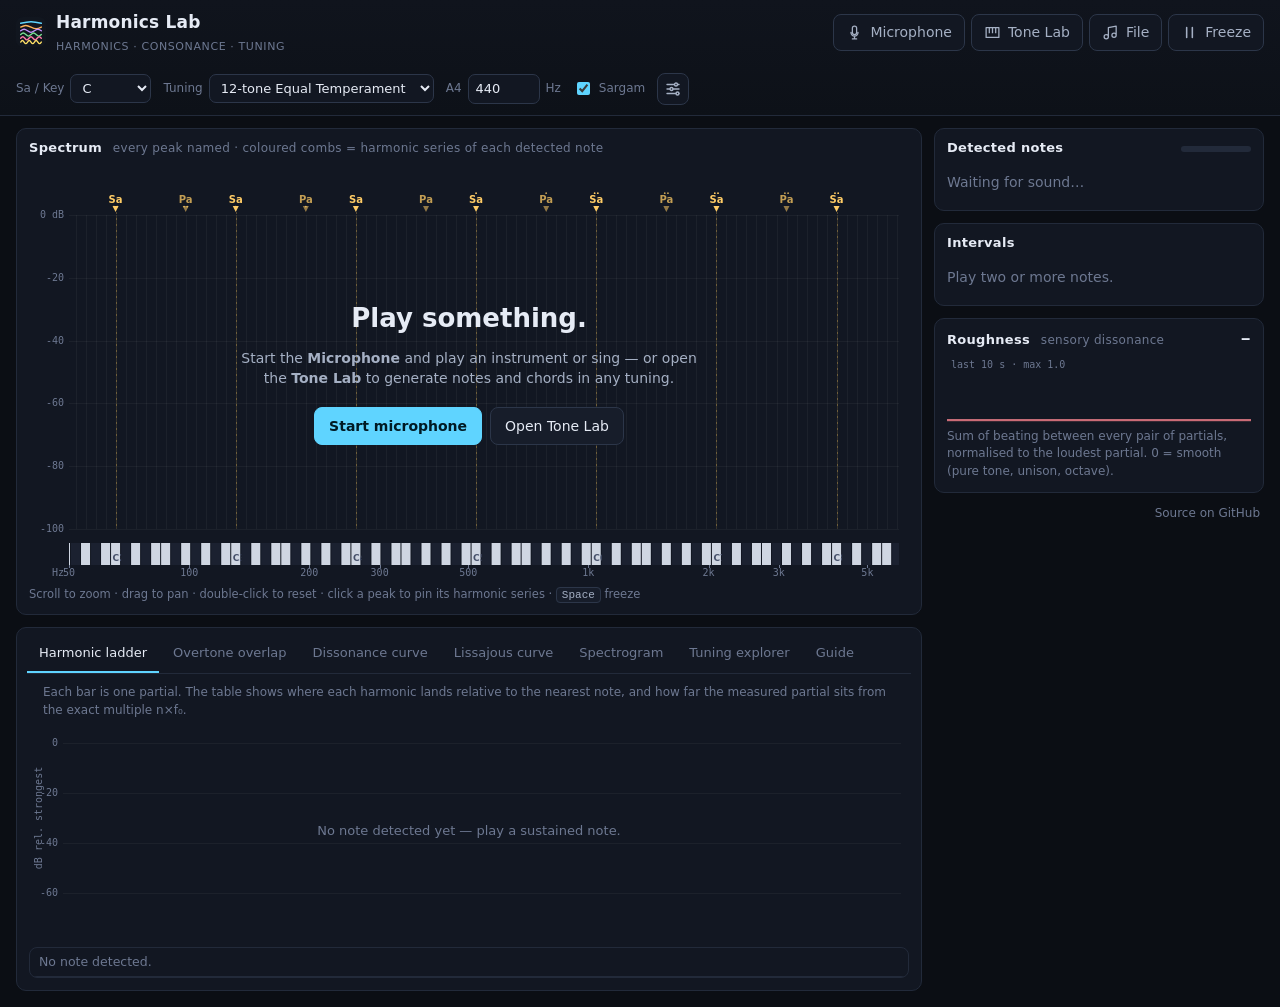
<file: index.html>
<!doctype html>
<html lang="en">
<head>
  <meta charset="utf-8">
  <meta name="viewport" content="width=device-width, initial-scale=1">
  <title>Harmonics Lab</title>
  <meta name="description" content="See the harmonic series, consonance and dissonance of any sound in real time.">
  <link rel="icon" type="image/svg+xml" href="img/icons/icon.svg">
  <meta name="theme-color" content="#0b0e14">
  <link rel="canonical" href="https://abpaudel.com/harmonics-lab/">
  <meta property="og:type" content="website">
  <meta property="og:site_name" content="Harmonics Lab">
  <meta property="og:title" content="Harmonics Lab">
  <meta property="og:description" content="See the harmonic series, consonance and dissonance of any sound in real time.">
  <meta property="og:url" content="https://abpaudel.com/harmonics-lab/">
  <meta property="og:image" content="https://abpaudel.com/harmonics-lab/img/card.png">
  <meta property="og:image:width" content="1200">
  <meta property="og:image:height" content="630">
  <meta property="og:image:alt" content="Harmonics Lab logo: a fundamental wave and its harmonics 2 to 6 stacked in six colours, beside the app name.">
  <meta name="twitter:card" content="summary_large_image">
  <meta name="twitter:title" content="Harmonics Lab">
  <meta name="twitter:description" content="See the harmonic series, consonance and dissonance of any sound in real time.">
  <meta name="twitter:image" content="https://abpaudel.com/harmonics-lab/img/card.png">
  <link rel="stylesheet" href="css/style.css">
</head>
<body>
  <header class="topbar">
    <div class="brand">
      <img src="img/icons/icon.svg" alt="" width="30" height="30">
      <div><h1>Harmonics Lab</h1><span class="tag">harmonics · consonance · tuning</span></div>
    </div>

    <div class="sources" role="group" aria-label="Sound sources">
      <button id="btnMic" class="src-btn" aria-pressed="false" title="Analyse the microphone (M)">
        <svg viewBox="0 0 24 24"><path d="M12 15a3 3 0 0 0 3-3V6a3 3 0 0 0-6 0v6a3 3 0 0 0 3 3Zm5-3a5 5 0 0 1-10 0M12 17v4m-3 0h6" fill="none" stroke="currentColor" stroke-width="1.8" stroke-linecap="round"/></svg>
        <span>Microphone</span>
      </button>
      <button id="btnTone" class="src-btn" aria-pressed="false" title="Built-in tone generator: play notes &amp; chords in any tuning (T)">
        <svg viewBox="0 0 24 24"><path d="M3 5h18v14H3zM7.5 5v8M12 5v8M16.5 5v8" fill="none" stroke="currentColor" stroke-width="1.8" stroke-linejoin="round"/></svg>
        <span>Tone Lab</span>
      </button>
      <label class="src-btn" title="Analyse an audio file (loops)">
        <svg viewBox="0 0 24 24"><path d="M9 18V5l11-2v13M9 18a3 3 0 1 1-3-3 3 3 0 0 1 3 3Zm11-2a3 3 0 1 1-3-3 3 3 0 0 1 3 3Z" fill="none" stroke="currentColor" stroke-width="1.8" stroke-linejoin="round"/></svg>
        <span id="fileLabel">File</span>
        <input id="fileInput" type="file" accept="audio/*" hidden>
      </label>
      <button id="btnFreeze" class="src-btn" aria-pressed="false" title="Freeze the display to inspect it; also pauses a playing file (Space)">
        <svg viewBox="0 0 24 24"><path d="M8 5v14M16 5v14" fill="none" stroke="currentColor" stroke-width="2.2" stroke-linecap="round"/></svg>
        <span>Freeze</span>
      </button>
    </div>

    <div class="tonal">
      <label>Sa / Key
        <select id="selKey"></select>
      </label>
      <label>Tuning
        <select id="selTuning"></select>
      </label>
      <label>A4
        <input id="inpA4" type="number" min="400" max="480" step="0.1" value="440"><span class="unit">Hz</span>
      </label>
      <label class="check"><input id="chkSargam" type="checkbox" checked> Sargam</label>
      <button id="btnSettings" class="icon-btn" title="Analysis &amp; display settings" aria-expanded="false">
        <svg viewBox="0 0 24 24"><path d="M4 6h10m4 0h2M4 12h4m4 0h8M4 18h12m4 0h0" stroke="currentColor" stroke-width="1.8" stroke-linecap="round"/><circle cx="16" cy="6" r="2" fill="none" stroke="currentColor" stroke-width="1.8"/><circle cx="10" cy="12" r="2" fill="none" stroke="currentColor" stroke-width="1.8"/><circle cx="18" cy="18" r="2" fill="none" stroke="currentColor" stroke-width="1.8"/></svg>
      </button>
    </div>
  </header>

  <!-- Settings drawer -->
  <aside id="settings" class="drawer" hidden>
    <div class="drawer-head"><h2>Settings</h2><button class="icon-btn" data-close="settings" title="Close">✕</button></div>
    <div class="drawer-body">
      <fieldset>
        <legend>Analysis</legend>
        <label>FFT size
          <select id="setFFT">
            <option value="8192">8192 — fast (≈0.17 s)</option>
            <option value="16384" selected>16384 — balanced (≈0.34 s)</option>
            <option value="32768">32768 — fine detail (≈0.68 s)</option>
          </select>
        </label>
        <p class="hint" id="resHint"></p>
        <label>Window
          <select id="setWindow">
            <option value="hann">Hann — sharper peaks</option>
            <option value="blackmanHarris">Blackman-Harris — cleaner floor (−92 dB side-lobes)</option>
          </select>
        </label>
        <label>Peak threshold above noise floor <output id="outThresh">15 dB</output>
          <input id="setThresh" type="range" min="6" max="40" step="1" value="15">
        </label>
        <label>Dynamic range <output id="outRange">60 dB</output>
          <input id="setRange" type="range" min="30" max="90" step="5" value="60">
        </label>
        <label>Input gate (silence below) <output id="outGate">−70 dBFS</output>
          <input id="setGate" type="range" min="-100" max="-30" step="1" value="-70">
        </label>
        <label class="check"><input id="setPoly" type="checkbox" checked> Detect multiple notes (chords)</label>
        <label>Max notes <output id="outVoices">4</output>
          <input id="setVoices" type="range" min="1" max="6" step="1" value="4">
        </label>
        <label>Lowest fundamental
          <select id="setMinF0">
            <option value="30">30 Hz (B0)</option><option value="50" selected>50 Hz (G1)</option><option value="70">70 Hz (C♯2)</option><option value="100">100 Hz (G2)</option>
          </select>
        </label>
        <label>Display smoothing <output id="outSmooth">0.5</output>
          <input id="setSmooth" type="range" min="0" max="0.95" step="0.05" value="0.5">
        </label>
      </fieldset>
      <fieldset>
        <legend>Display</legend>
        <label>Frequency range
          <span class="row"><input id="setFMin" type="number" value="50" min="20" max="2000"> – <input id="setFMax" type="number" value="6000" min="200" max="20000"> Hz</span>
        </label>
        <label>Level floor <output id="outDbMin">−100 dB</output>
          <input id="setDbMin" type="range" min="-130" max="-50" step="5" value="-100">
        </label>
        <label>Harmonics to show per note <output id="outHarm">16</output>
          <input id="setHarm" type="range" min="4" max="32" step="1" value="16">
        </label>
        <label>Note spelling
          <select id="setSpell"><option value="sharps">Sharps (C♯)</option><option value="flats">Flats (D♭)</option></select>
        </label>
        <label>Sargam script
          <select id="setScript"><option value="latin">Latin (Sa Re Ga)</option><option value="deva">Devanagari (सा रे ग)</option></select>
        </label>
        <label>Sa fine-tune <output id="outSaFine">0 ¢</output>
          <input id="setSaFine" type="range" min="-50" max="50" step="1" value="0">
        </label>
        <label class="check"><input id="setRoughStrip" type="checkbox" checked> Show roughness band under spectrum</label>
        <label class="check"><input id="setTunedTicks" type="checkbox" checked> Show tuning-degree ticks on spectrum</label>
      </fieldset>
      <fieldset>
        <legend>Microphone</legend>
        <label>Input device <select id="setDevice"><option value="">Default</option></select></label>
        <p class="hint" id="micInfo">Echo cancellation, noise suppression and automatic gain are requested <b>off</b> — they would distort the overtones.</p>
      </fieldset>
      <button id="btnReset" class="ghost">Reset all settings</button>
    </div>
  </aside>

  <main class="layout">
    <section class="stage">
      <div class="panel spectrum-panel">
        <div class="panel-head">
          <h2>Spectrum <span class="sub">every peak named · coloured combs = harmonic series of each detected note</span></h2>
          <div class="legend" id="spectrumLegend"></div>
        </div>
        <div class="canvas-wrap" id="spectrumWrap">
          <canvas id="cvSpectrum" aria-label="Live frequency spectrum"></canvas>
          <div class="empty-state" id="emptyState">
            <p class="big">Play something.</p>
            <p>Start the <b>Microphone</b> and play an instrument or sing — or open the <b>Tone Lab</b> to generate notes and chords in any tuning.</p>
            <div class="empty-actions">
              <button class="primary" data-action="mic">Start microphone</button>
              <button data-action="tone">Open Tone Lab</button>
            </div>
          </div>
          <div class="tooltip" id="tooltip" hidden></div>
        </div>
        <p class="canvas-hint">Scroll to zoom · drag to pan · double-click to reset · click a peak to pin its harmonic series · <kbd>Space</kbd> freeze</p>
      </div>

      <div class="panel tabs-panel">
        <nav class="tabs" role="tablist">
          <button role="tab" data-tab="ladder" aria-selected="true">Harmonic ladder</button>
          <button role="tab" data-tab="overlap">Overtone overlap</button>
          <button role="tab" data-tab="dissonance">Dissonance curve</button>
          <button role="tab" data-tab="lissajous">Lissajous curve</button>
          <button role="tab" data-tab="spectrogram">Spectrogram</button>
          <button role="tab" data-tab="tuning">Tuning explorer</button>
          <button role="tab" data-tab="guide">Guide</button>
        </nav>

        <div class="tab" data-tab="ladder">
          <div class="tab-toolbar">
            <span class="voice-pick" id="ladderVoices"></span>
            <span class="tab-explain">Each bar is one partial. The table shows where each harmonic lands relative to the nearest note, and how far the measured partial sits from the exact multiple n×f₀.</span>
          </div>
          <div class="ladder-grid">
            <div class="canvas-wrap short"><canvas id="cvLadder"></canvas></div>
            <div class="table-wrap"><table class="data" id="ladderTable"></table></div>
          </div>
        </div>

        <div class="tab" data-tab="overlap" hidden>
          <div class="tab-toolbar">
            <span class="tab-explain"><b class="ok">Green bars</b>: partials of different notes that coincide (they fuse — consonance). <b class="bad">Red bands</b>: partials close enough to beat (roughness — dissonance); the label shows the beat rate.</span>
          </div>
          <div class="canvas-wrap tall"><canvas id="cvOverlap"></canvas></div>
        </div>

        <div class="tab" data-tab="dissonance" hidden>
          <div class="tab-toolbar">
            <label>Timbre
              <select id="dissonanceTimbre">
                <option value="live">Live: strongest detected note</option>
                <option value="saw">Bright string (1/n, 8 partials)</option>
                <option value="square">Clarinet (odd partials)</option>
                <option value="sine">Sine (no overtones)</option>
                <option value="stretched">Stretched partials (B = 0.003)</option>
              </select>
            </label>
            <label>Span <select id="dissonanceSpan"><option value="2.05">1 octave</option><option value="4.1">2 octaves</option></select></label>
            <span class="tab-explain">Total roughness when this timbre sounds with a copy of itself at every interval (Plomp–Levelt / Sethares). Valleys are the consonances — they appear wherever partials coincide.</span>
          </div>
          <div class="canvas-wrap tall"><canvas id="cvDissonance"></canvas></div>
        </div>

        <div class="tab" data-tab="lissajous" hidden>
          <div class="tab-toolbar">
            <span class="voice-pick" id="lissVoices" title="Pick the two notes to plot"></span>
            <label>Style
              <select id="lissStyle">
                <option value="scope">Scope (live trace)</option>
                <option value="harmonograph">Harmonograph (decaying)</option>
              </select>
            </label>
            <label>Signal
              <select id="lissSignal">
                <option value="pure">Fundamentals only</option>
                <option value="timbre">With measured overtones</option>
              </select>
            </label>
            <span class="tab-explain">The lower note drives X, the upper note drives Y. A simple ratio such as 3:2 draws a closed figure. A slightly mistuned one turns, once per beat. Try the Fifth in equal temperament, then in Just intonation.</span>
          </div>
          <div class="canvas-wrap tall"><canvas id="cvLissajous" aria-label="Lissajous figure of two detected notes"></canvas></div>
        </div>

        <div class="tab" data-tab="spectrogram" hidden>
          <div class="tab-toolbar"><span class="tab-explain">Time → (right is now). Log-frequency vertical axis with note names. Bright lines are partials; dots trace detected fundamentals.</span></div>
          <div class="canvas-wrap tall"><canvas id="cvSpectrogram"></canvas></div>
        </div>

        <div class="tab" data-tab="tuning" hidden>
          <div class="tab-toolbar">
            <span class="tab-explain">Where each tuning system places the 12 degrees, in cents from Sa. Colour = offset from equal temperament: <b class="cents-neg">blue flat</b> · <b class="ok">green on</b> · <b class="cents-pos">orange sharp</b>. Click any table cell to hear Sa + that degree in that tuning.</span>
          </div>
          <div class="canvas-wrap tuning-strip"><canvas id="cvTuning"></canvas></div>
          <div class="table-wrap"><table class="data tuning-table" id="tuningTable"></table></div>
          <div class="tuning-about" id="tuningAbout"></div>
        </div>

        <div class="tab guide" data-tab="guide" hidden>
          <div class="guide-cols">
            <section>
              <h3>What you are seeing</h3>
              <p>A pitched sound is not one frequency. A string or air column vibrates at its <b>fundamental</b> f₀ and simultaneously at <b>2f₀, 3f₀, 4f₀…</b> — the <b>harmonic series</b>. Their relative strengths are the timbre. The spectrum shows every partial as a peak; the coloured comb above marks the harmonic numbers of each detected note.</p>
              <p>Harmonics 1, 2, 4, 8 are octaves (Sa). 3 and 6 are Pa (a pure fifth, +2.0¢ from equal temperament). 5 is Ga (a pure major third, −13.7¢). 7 is a "natural" komal Ni, −31.2¢ — no piano key matches it. 11 sits almost exactly between Ma and tivra Ma. The <b>Harmonic ladder</b> tab lists all of this for whatever you play.</p>
            </section>
            <section>
              <h3>Consonance, made visible</h3>
              <p>When two notes sound together, their harmonic series interleave. If the frequency ratio is simple — 2:1, 3:2, 4:3, 5:4 — many partials land on <b>exactly</b> the same frequencies and fuse. Partials that land close but not together (within about a critical band) <b>beat</b>, which we hear as roughness.</p>
              <p>Open <b>Overtone overlap</b> and play a fifth: green coincidences everywhere. Play a minor second: red beating bands. In equal temperament the fifth's 3rd/2nd harmonics are 0.9 Hz apart at C4 — a slow beat you can see in the interval card. Switch the Tone Lab to Just intonation and it vanishes.</p>
            </section>
            <section>
              <h3>Tuning systems</h3>
              <p><b>Equal temperament</b> divides the octave into 12 identical steps, so every key works but only the octave is pure. <b>Just intonation</b> takes intervals straight from the harmonic series (5/4, 3/2…) — perfectly beat-free chords, tied to one Sa, exactly like a tanpura-tuned raga. <b>Pythagorean</b> stacks pure fifths. <b>Meantone</b> and <b>Werckmeister</b> are historical compromises.</p>
              <p>Choose a tuning at the top: note labels and cents then refer to that tuning's degrees, ticks on the spectrum show where its notes lie, and the Tone Lab plays in it.</p>
            </section>
            <section>
              <h3>Tips for accurate readings</h3>
              <ul>
                <li>Use a quiet room and keep the mic 20–50 cm from the instrument. Avoid Bluetooth headsets (their codecs low-pass and distort).</li>
                <li>Bigger FFT (Settings) = finer frequency resolution but slower response. 32768 separates partials only 3 Hz apart; 8192 follows fast melodies.</li>
                <li>Pitch is refined from the phase advance between two overlapping frames: steady tones read to better than 0.1¢.</li>
                <li>An octave above a sounding note can't be detected as a separate note: every partial coincides with the lower note's even harmonics. That perfect overlap <i>is</i> why the octave is the most consonant interval.</li>
                <li>Freeze (<kbd>Space</kbd>) and hover the spectrum to read any peak exactly.</li>
              </ul>
            </section>
          </div>
          <p class="refs">Roughness model: Plomp &amp; Levelt (1965), parameterised by W. Sethares, <i>Tuning, Timbre, Spectrum, Scale</i> (2005). Multi-note detection: harmonic summation with iterative explanation (after A. Klapuri, 2006). Validation suite: <a href="tests/tests.html">tests/tests.html</a>.</p>
        </div>
      </div>
    </section>

    <aside class="side">
      <div class="panel notes-panel">
        <div class="panel-head"><h2>Detected notes</h2><span class="level" id="levelMeter" title="Input level"><i></i></span></div>
        <div id="noteCards" class="note-cards"><p class="muted">Waiting for sound…</p></div>
      </div>
      <div class="panel">
        <div class="panel-head"><h2>Intervals</h2></div>
        <div id="intervalCards" class="interval-cards"><p class="muted">Play two or more notes.</p></div>
      </div>
      <div class="panel">
        <div class="panel-head"><h2>Roughness <span class="sub">sensory dissonance</span></h2><span class="rough-val" id="roughVal">–</span></div>
        <div class="canvas-wrap spark"><canvas id="cvRough"></canvas></div>
        <p class="hint">Sum of beating between every pair of partials, normalised to the loudest partial. 0 = smooth (pure tone, unison, octave).</p>
      </div>
      <p class="site-foot">
        <a href="https://github.com/abpaudel/harmonics-lab" target="_blank" rel="noopener">
          Source on GitHub</a>
      </p>
    </aside>
  </main>

  <!-- Tone Lab drawer -->
  <section id="toneLab" class="tonelab" hidden>
    <div class="tonelab-head">
      <h2>Tone Lab</h2>
      <label>Instrument <select id="tlTimbre"></select></label>
      <label>Harmonics <output id="tlHarmOut">12</output><input id="tlHarm" type="range" min="1" max="24" value="12"></label>
      <label>Inharmonicity <output id="tlInhOut">0</output><input id="tlInh" type="range" min="0" max="40" value="0" title="Stretch of upper partials, like stiff piano strings"></label>
      <label title="How hard notes are played: louder is also brighter (hammer, pluck, mallet, breath). mf is the calibrated level.">Dynamics <output id="tlDynOut">mf</output><input id="tlDyn" type="range" min="0" max="5" step="1" value="3"></label>
      <label>Octave <select id="tlOct"><option value="-1">Low (mandra)</option><option value="0" selected>Middle (madhya)</option><option value="1">High (taar)</option></select></label>
      <label class="check" title="Vibrato and natural fluctuation of pitch and partial levels. Turn off for an exactly steady tone."><input id="tlVib" type="checkbox" checked> Vibrato</label>
      <label class="check" title="Keep re-plucking / re-striking latched notes of decaying instruments (piano, guitar, sitar, tanpura…)"><input id="tlRestrike" type="checkbox" checked> Re-strike</label>
      <label class="check"><input id="tlMonitor" type="checkbox" checked> Speakers</label>
      <button id="tlAllOff" class="ghost">All off</button>
      <button id="tlCollapse" class="icon-btn" title="Collapse / expand the keyboard" aria-expanded="true">▾</button>
      <button class="icon-btn" data-close="toneLab" title="Close Tone Lab (notes keep sounding until All off)">✕</button>
    </div>
    <p class="tl-about" id="tlAbout"></p>
    <div class="tonelab-presets" id="tlPresets"></div>
    <div class="keyboard" id="keyboard"></div>
    <p class="hint tl-hint">Click keys to latch notes on/off and build chords. Keys follow the selected <b>tuning</b> and <b>Sa</b>: change the tuning while a chord sounds and watch the beats appear or vanish. Computer keys <kbd>A</kbd>…<kbd>K</kbd> play Sa…taar Sa chromatically.</p>
  </section>

  <div class="toast" id="toast" role="status" hidden></div>

  <script src="js/dsp.js"></script>
  <script src="js/pitch.js"></script>
  <script src="js/music.js"></script>
  <script src="js/dissonance.js"></script>
  <script src="js/analysis.js"></script>
  <script src="js/synth.js"></script>
  <script src="js/audio.js"></script>
  <script src="js/ui.js"></script>
  <script src="js/views/spectrum.js"></script>
  <script src="js/views/ladder.js"></script>
  <script src="js/views/overlap.js"></script>
  <script src="js/views/dissonance.js"></script>
  <script src="js/views/lissajous.js"></script>
  <script src="js/views/spectrogram.js"></script>
  <script src="js/views/tuning.js"></script>
  <script src="js/app.js"></script>
</body>
</html>
</file>
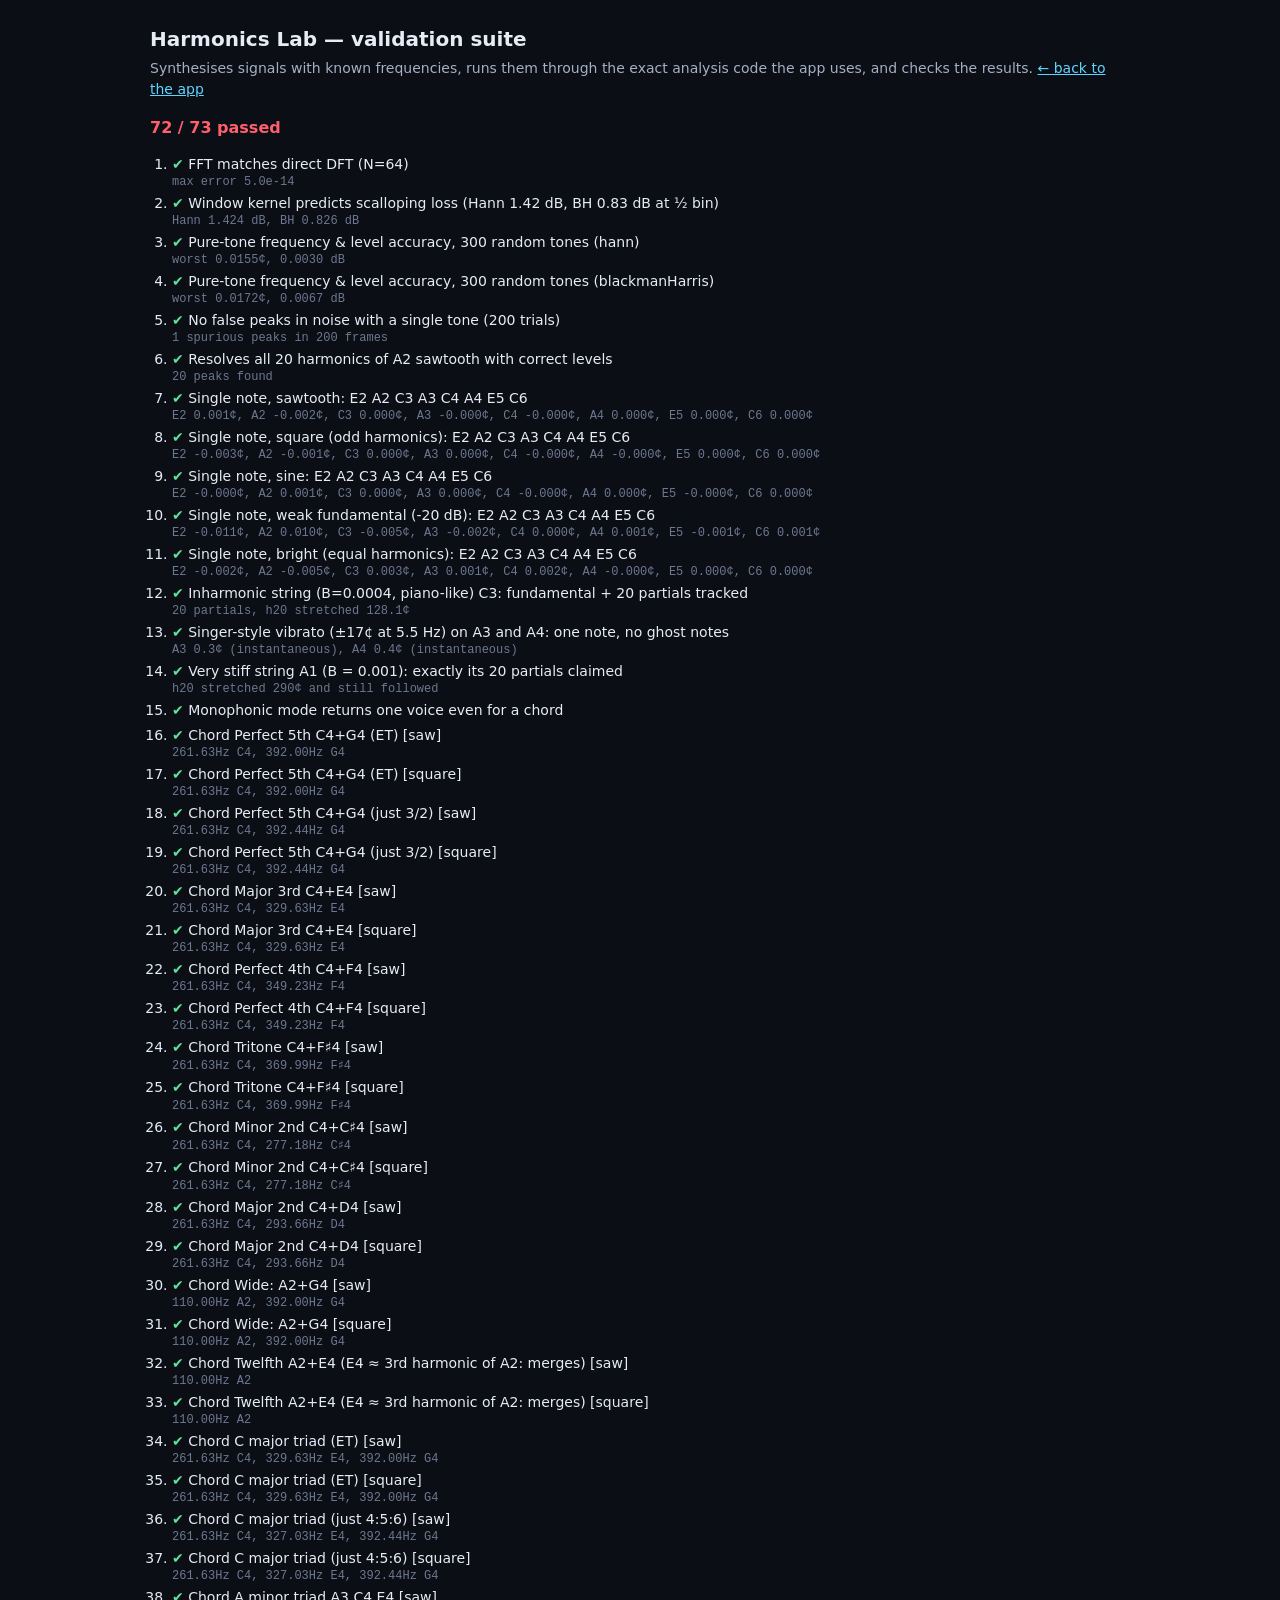
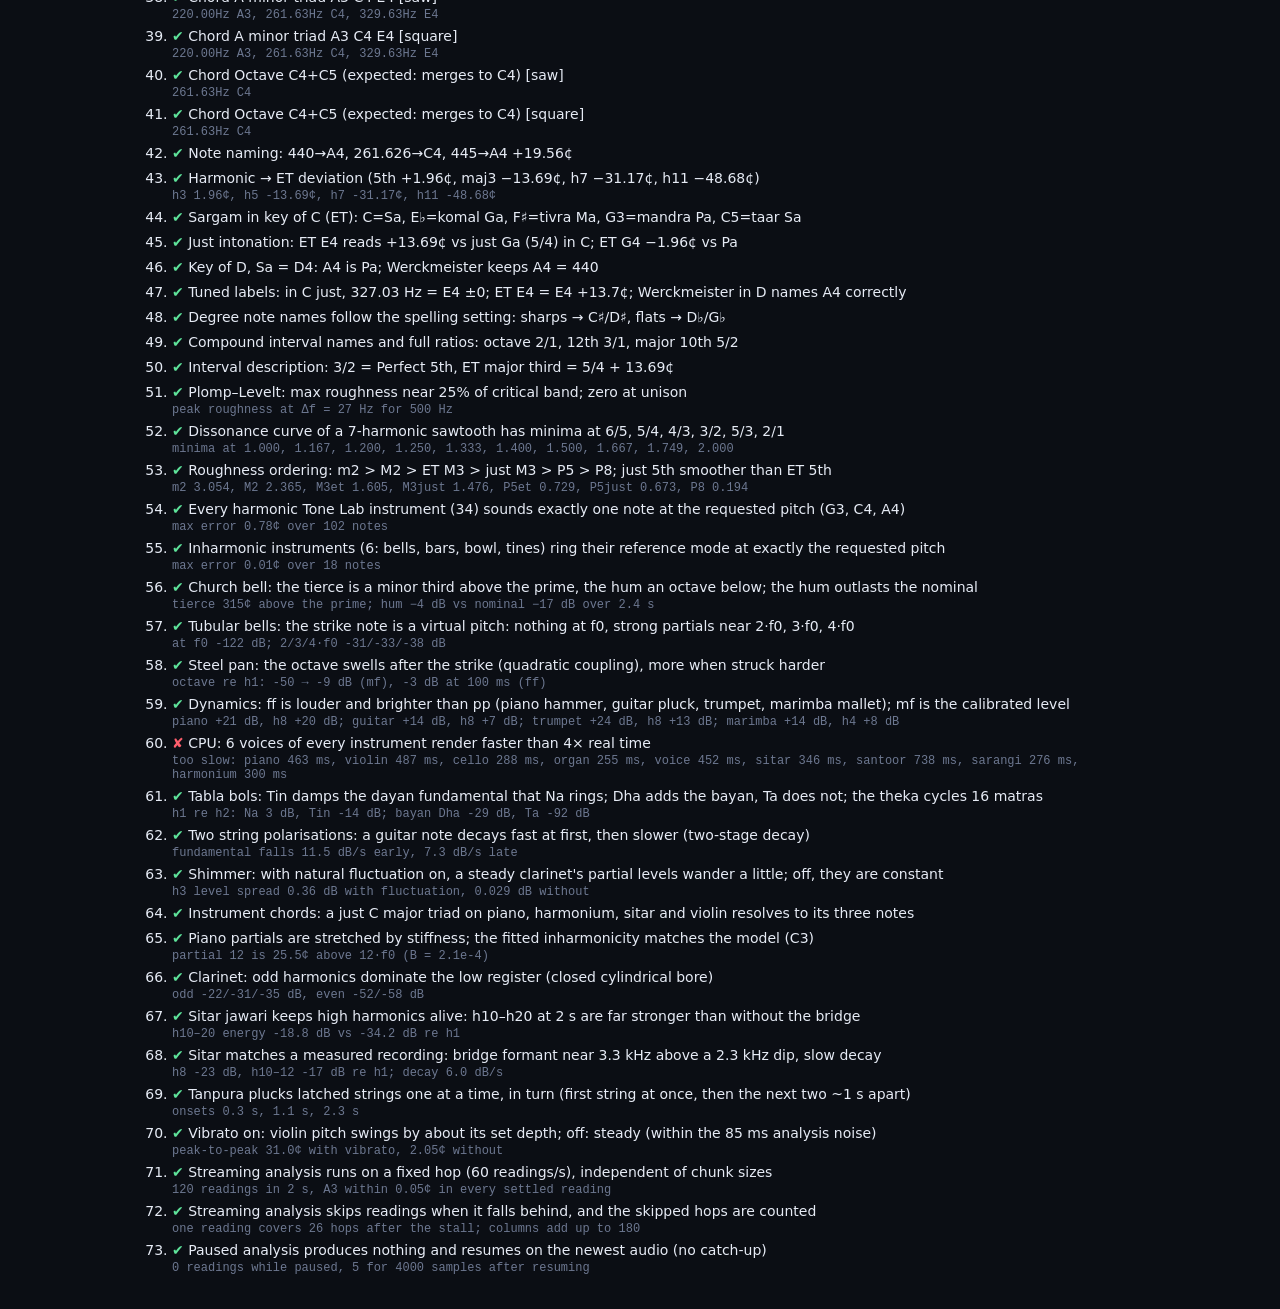
<file: tests/tests.html>
<!doctype html>
<html lang="en">
<head>
  <meta charset="utf-8">
  <meta name="viewport" content="width=device-width, initial-scale=1">
  <title>Harmonics Lab Tests</title>
  <style>
    :root { color-scheme: dark; }
    body { background: #0b0e14; color: #e6ebf5; font: 14px/1.5 system-ui, sans-serif; margin: 0; padding: 24px 16px; }
    main { max-width: 980px; margin: 0 auto; }
    h1 { font-size: 20px; margin: 0 0 4px; }
    p { color: #a5b0c4; margin: 0 0 16px; }
    #summary { font-size: 16px; font-weight: 600; margin: 12px 0; }
    .ok { color: #5ee39a; } .bad { color: #ff5f6d; }
    ol { padding-left: 22px; }
    li { margin: 4px 0; }
    .detail { color: #6d7891; font: 12px ui-monospace, Menlo, monospace; display: block; overflow-wrap: anywhere; }
    a { color: #5fd4ff; }
  </style>
</head>
<body>
  <main>
    <h1>Harmonics Lab — validation suite</h1>
    <p>Synthesises signals with known frequencies, runs them through the exact analysis code the app uses, and checks the results. <a href="../index.html">← back to the app</a></p>
    <div id="summary">Running…</div>
    <ol id="list"></ol>
  </main>
  <script src="../js/dsp.js"></script>
  <script src="../js/pitch.js"></script>
  <script src="../js/music.js"></script>
  <script src="../js/dissonance.js"></script>
  <script src="../js/synth.js"></script>
  <script src="../js/analysis.js"></script>
  <script>
    setTimeout(() => {
      const s = document.createElement('script');
      s.src = 'tests.js';
      s.onload = () => {
        const r = self.TEST_RESULTS || [];
        const passed = r.filter(x => x.ok).length;
        const sum = document.getElementById('summary');
        sum.textContent = `${passed} / ${r.length} passed`;
        sum.className = passed === r.length ? 'ok' : 'bad';
        document.getElementById('list').innerHTML = r.map(x =>
          `<li><span class="${x.ok ? 'ok' : 'bad'}">${x.ok ? '✔' : '✘'}</span> ${x.name.replace(/</g, '&lt;')}<span class="detail">${String(x.detail).replace(/</g, '&lt;')}</span></li>`).join('');
      };
      document.body.appendChild(s);
    }, 30);
  </script>
</body>
</html>
</file>
<file: css/style.css>
/* Harmonics Lab — dark, instrument-panel styling. */
:root {
  --bg: #0b0e14;
  --panel: #121722;
  --panel-2: #171d2a;
  --line: #222a3a;
  --line-2: #2c3649;
  --text: #e6ebf5;
  --text-2: #a5b0c4;
  --text-3: #6d7891;
  --accent: #5fd4ff;
  --ok: #5ee39a;
  --warn: #ffcc66;
  --bad: #ff5f6d;
  --v0: #5fd4ff;
  --v1: #ffb35c;
  --v2: #c792ff;
  --v3: #78e08f;
  --v4: #ff7aa8;
  --v5: #ffe066;
  --radius: 10px;
  --mono: ui-monospace, "SF Mono", "JetBrains Mono", Menlo, Consolas, monospace;
  --sans: system-ui, -apple-system, "Segoe UI", Roboto, "Noto Sans", "Noto Sans Devanagari", sans-serif;
  color-scheme: dark;
}

* { box-sizing: border-box; }
html, body { margin: 0; height: 100%; }
body {
  background: var(--bg);
  color: var(--text);
  font: 14px/1.45 var(--sans);
  -webkit-font-smoothing: antialiased;
}
button, select, input { font: inherit; color: inherit; }
kbd {
  font: 11px var(--mono); padding: 1px 5px; border-radius: 4px;
  border: 1px solid var(--line-2); background: var(--panel-2); color: var(--text-2);
}
a { color: var(--accent); }
.muted { color: var(--text-3); margin: 6px 0; }
.hint { color: var(--text-3); font-size: 12px; margin: 6px 0 0; }
.ok { color: var(--ok); } .bad { color: var(--bad); }

/* ------------------------------------------------------------- Top bar */
.topbar {
  display: flex; align-items: center; gap: 18px; flex-wrap: wrap;
  padding: 10px 16px; border-bottom: 1px solid var(--line);
  background: linear-gradient(180deg, #10141d, #0d1118);
  position: sticky; top: 0; z-index: 20;
}
.brand { display: flex; align-items: center; gap: 10px; margin-right: auto; }
.brand img { width: 30px; height: 30px; display: block; }
.brand h1 { font-size: 17px; margin: 0; letter-spacing: .2px; }
.brand .tag { font-size: 11px; color: var(--text-3); letter-spacing: .6px; text-transform: uppercase; }

.sources { display: flex; gap: 6px; flex-wrap: wrap; }
.src-btn {
  display: inline-flex; align-items: center; gap: 7px; cursor: pointer;
  padding: 7px 12px; border-radius: 8px; border: 1px solid var(--line-2);
  background: var(--panel); color: var(--text-2); transition: .15s;
  user-select: none;
}
.src-btn svg { width: 17px; height: 17px; }
.src-btn:hover { color: var(--text); border-color: #3a4660; }
.src-btn[aria-pressed="true"] {
  color: #001a24; background: var(--accent); border-color: var(--accent);
  box-shadow: 0 0 0 3px rgba(95, 212, 255, .15);
}
#btnMic[aria-pressed="true"] { animation: live 2s ease-in-out infinite; }
@keyframes live { 50% { box-shadow: 0 0 0 6px rgba(95, 212, 255, .08); } }
#btnFreeze[aria-pressed="true"] { background: var(--warn); border-color: var(--warn); color: #241a00; }

.tonal { display: flex; align-items: center; gap: 12px; flex-wrap: wrap; }
.tonal label { display: inline-flex; align-items: center; gap: 6px; color: var(--text-3); font-size: 12px; }
.tonal select, .tonal input[type=number] {
  background: var(--panel); border: 1px solid var(--line-2); border-radius: 7px;
  padding: 5px 7px; color: var(--text); font-size: 13px;
}
.tonal input[type=number] { width: 72px; }
.unit { color: var(--text-3); }
.check { display: inline-flex; align-items: center; gap: 6px; cursor: pointer; }
.check input { accent-color: var(--accent); }
.icon-btn {
  display: inline-grid; place-items: center; width: 32px; height: 32px; cursor: pointer;
  border-radius: 8px; border: 1px solid var(--line-2); background: var(--panel); color: var(--text-2);
}
.icon-btn svg { width: 18px; height: 18px; }
.icon-btn:hover { color: var(--text); }

button.primary, button.ghost, .empty-actions button {
  padding: 8px 14px; border-radius: 8px; cursor: pointer; border: 1px solid var(--line-2);
  background: var(--panel-2); color: var(--text);
}
button.primary { background: var(--accent); border-color: var(--accent); color: #001a24; font-weight: 600; }
button.ghost { background: transparent; color: var(--text-2); }
button.ghost:hover { color: var(--text); }

/* -------------------------------------------------------------- Layout */
.layout {
  display: grid; grid-template-columns: minmax(0, 1fr) 330px; gap: 12px;
  padding: 12px 16px 16px;
}
.stage { display: flex; flex-direction: column; gap: 12px; min-width: 0; }
.side { display: flex; flex-direction: column; gap: 12px; min-width: 0; }
.site-foot { margin: 0; padding: 0 4px; font-size: 12px; text-align: right; }
.site-foot a { color: var(--text-3); text-decoration: none; }
.site-foot a:hover { color: var(--text); }
.panel {
  background: var(--panel); border: 1px solid var(--line); border-radius: var(--radius);
  padding: 10px 12px 12px; min-width: 0;
}
.panel-head { display: flex; align-items: baseline; justify-content: space-between; gap: 10px; margin-bottom: 8px; }
.panel h2 { font-size: 13px; margin: 0; font-weight: 600; letter-spacing: .3px; }
.panel h2 .sub { font-weight: 400; color: var(--text-3); margin-left: 6px; font-size: 12px; }
.legend { display: flex; gap: 10px; flex-wrap: wrap; font-size: 12px; color: var(--text-2); }
.legend i { display: inline-block; width: 10px; height: 10px; border-radius: 3px; margin-right: 5px; vertical-align: -1px; }

.canvas-wrap { position: relative; width: 100%; }
.canvas-wrap canvas { display: block; width: 100%; height: 100%; }
.spectrum-panel .canvas-wrap { height: clamp(300px, 46vh, 560px); cursor: crosshair; }
.canvas-wrap.short { height: 210px; }
.canvas-wrap.tall { height: clamp(320px, 42vh, 520px); }
.canvas-wrap.spark { height: 64px; }
.canvas-wrap.tuning-strip { height: 230px; }
.canvas-hint { margin: 6px 0 0; color: var(--text-3); font-size: 11.5px; }

.empty-state {
  position: absolute; inset: 0; display: grid; place-content: center; text-align: center;
  padding: 20px; color: var(--text-2); pointer-events: none;
}
.empty-state .big { font-size: 26px; color: var(--text); margin: 0 0 6px; font-weight: 600; }
.empty-state p { margin: 4px auto; max-width: 460px; }
.empty-actions { display: flex; gap: 8px; justify-content: center; margin-top: 14px; pointer-events: auto; }
.empty-state[hidden] { display: none; }

.tooltip {
  position: absolute; pointer-events: none; z-index: 5;
  background: rgba(10, 13, 20, .94); border: 1px solid var(--line-2); border-radius: 8px;
  padding: 7px 9px; font: 12px/1.45 var(--mono); color: var(--text); white-space: nowrap;
  box-shadow: 0 6px 20px rgba(0, 0, 0, .4);
}
.tooltip b { color: var(--accent); font-weight: 600; }
.tooltip .dim { color: var(--text-3); }

/* ---------------------------------------------------------------- Tabs */
.tabs { display: flex; gap: 2px; border-bottom: 1px solid var(--line); margin: -2px -2px 10px; overflow-x: auto; }
.tabs button {
  background: none; border: 0; border-bottom: 2px solid transparent; padding: 8px 12px; cursor: pointer;
  color: var(--text-3); white-space: nowrap; font-size: 13px;
}
.tabs button:hover { color: var(--text-2); }
.tabs button[aria-selected="true"] { color: var(--text); border-bottom-color: var(--accent); }
.tab-toolbar { display: flex; align-items: center; gap: 14px; flex-wrap: wrap; margin-bottom: 8px; font-size: 12px; color: var(--text-3); }
.tab-toolbar label { display: inline-flex; gap: 6px; align-items: center; }
.tab-toolbar select { background: var(--panel-2); border: 1px solid var(--line-2); border-radius: 6px; padding: 4px 6px; color: var(--text); }
.tab-explain { flex: 1 1 320px; }
.voice-pick { display: inline-flex; gap: 4px; }
.voice-pick button {
  border: 1px solid var(--line-2); background: var(--panel-2); border-radius: 6px; padding: 3px 9px; cursor: pointer;
  font-size: 12px; color: var(--text-2);
}
.voice-pick button[aria-pressed="true"] { color: #0b0e14; font-weight: 600; }

.ladder-grid { display: grid; grid-template-columns: minmax(0, 1fr); gap: 10px; }
.table-wrap { overflow: auto; max-height: 300px; border: 1px solid var(--line); border-radius: 8px; }
table.data { border-collapse: collapse; width: 100%; font-size: 12.5px; font-variant-numeric: tabular-nums; }
table.data th, table.data td { padding: 5px 9px; text-align: right; border-bottom: 1px solid var(--line); white-space: nowrap; }
table.data th { position: sticky; top: 0; background: var(--panel-2); color: var(--text-3); font-weight: 500; text-align: right; z-index: 1; }
table.data td.l, table.data th.l { text-align: left; }
table.data tr:hover td { background: rgba(255, 255, 255, .025); }
table.data tr.absent td { color: var(--text-3); }
.cents-pos { color: #ffb35c; } .cents-neg { color: #5fd4ff; } .cents-zero { color: var(--ok); }
.tuning-table td.cell { cursor: pointer; }
.tuning-table td.cell:hover { outline: 1px solid var(--accent); outline-offset: -1px; }
.tuning-table td.active-col, .tuning-table th.active-col { background: rgba(95, 212, 255, .07); }
.tuning-about { color: var(--text-2); font-size: 12.5px; margin-top: 10px; display: grid; gap: 4px; }
.tuning-about b { color: var(--text); }

.guide-cols { display: grid; grid-template-columns: repeat(auto-fit, minmax(260px, 1fr)); gap: 18px; }
.guide h3 { font-size: 14px; margin: 4px 0 6px; color: var(--accent); }
.guide p, .guide li { color: var(--text-2); font-size: 13px; }
.guide ul { padding-left: 18px; margin: 0; }
.guide li { margin-bottom: 5px; }
.guide .refs { color: var(--text-3); font-size: 12px; border-top: 1px solid var(--line); padding-top: 10px; margin-top: 14px; }

/* --------------------------------------------------------------- Side */
.note-cards { display: grid; gap: 8px; }
.note-card {
  display: grid; grid-template-columns: 6px 1fr auto; gap: 0 10px; align-items: center;
  background: var(--panel-2); border: 1px solid var(--line); border-radius: 9px; padding: 8px 10px 8px 0; overflow: hidden;
}
.note-card .bar { grid-row: 1 / span 3; align-self: stretch; border-radius: 0 3px 3px 0; }
.note-card .name { font-size: 26px; font-weight: 650; line-height: 1.1; letter-spacing: -.3px; }
.note-card .name small { font-size: 14px; font-weight: 500; color: var(--text-2); margin-left: 3px; }
.note-card .svara { font-size: 22px; text-align: right; line-height: 1.1; }
.note-card .freq { font: 13px var(--mono); color: var(--text-2); }
.note-card .meta { grid-column: 2 / span 2; font-size: 11.5px; color: var(--text-3); display: flex; gap: 10px; flex-wrap: wrap; }
.cents-meter { grid-column: 2 / span 2; height: 18px; position: relative; margin: 4px 0 2px; }
.cents-meter .track { position: absolute; left: 0; right: 0; top: 8px; height: 2px; background: var(--line-2); border-radius: 2px; }
.cents-meter .tick { position: absolute; top: 4px; width: 1px; height: 10px; background: var(--text-3); }
.cents-meter .tick.mid { background: var(--ok); top: 2px; height: 14px; width: 2px; margin-left: -1px; }
.cents-meter .needle { position: absolute; top: 1px; width: 4px; height: 16px; border-radius: 2px; margin-left: -2px; transition: left .12s linear; }
.cents-meter .lbl { position: absolute; right: 0; top: -2px; font: 11px var(--mono); }

.interval-cards { display: grid; gap: 8px; }
.interval-card { background: var(--panel-2); border: 1px solid var(--line); border-radius: 9px; padding: 8px 10px; font-size: 12.5px; }
.interval-card .top { display: flex; justify-content: space-between; align-items: baseline; gap: 8px; }
.interval-card .iname { font-weight: 600; font-size: 14px; }
.interval-card .pair { color: var(--text-3); font-size: 12px; }
.interval-card .nums { font: 12px var(--mono); color: var(--text-2); margin-top: 3px; }
.interval-card .beat { margin-top: 4px; font-size: 12px; }
.dot { display: inline-block; width: 8px; height: 8px; border-radius: 50%; margin-right: 3px; vertical-align: 0; }

.level { width: 70px; height: 6px; background: var(--line); border-radius: 3px; overflow: hidden; }
.level i { display: block; height: 100%; width: 0; background: linear-gradient(90deg, var(--ok), var(--warn) 75%, var(--bad)); transition: width .08s; }
.rough-val { font: 600 18px var(--mono); }

/* Sargam glyphs: komal = underline, tivra = mark above, saptak dots. */
.sv { position: relative; display: inline-block; padding: 0 1px; }
.sv.komal { text-decoration: underline; text-decoration-thickness: 2px; text-underline-offset: 3px; }
.sv.tivra::before { content: ""; position: absolute; left: 50%; top: -0.18em; height: .32em; border-left: 2px solid currentColor; }
.sv.mandra::after, .sv.taar::after {
  content: attr(data-dots); position: absolute; left: 0; right: 0; text-align: center;
  font-size: .55em; letter-spacing: .1em; line-height: 1;
}
.sv.mandra::after { bottom: -0.75em; }
.sv.taar::after { top: -0.6em; }
.sv.taar.tivra::after { top: -0.95em; }

/* -------------------------------------------------------------- Drawers */
.drawer {
  position: fixed; top: 0; right: 0; bottom: 0; width: min(380px, 100vw); z-index: 40;
  background: var(--panel); border-left: 1px solid var(--line-2); box-shadow: -10px 0 40px rgba(0, 0, 0, .5);
  display: flex; flex-direction: column;
}
.drawer[hidden] { display: none; }
.drawer-head { display: flex; justify-content: space-between; align-items: center; padding: 12px 16px; border-bottom: 1px solid var(--line); }
.drawer-head h2 { margin: 0; font-size: 15px; }
.drawer-body { overflow-y: auto; padding: 8px 16px 20px; }
fieldset { border: 0; border-top: 1px solid var(--line); padding: 10px 0 6px; margin: 6px 0; display: grid; gap: 10px; }
legend { color: var(--accent); font-size: 12px; text-transform: uppercase; letter-spacing: .8px; padding-right: 8px; }
.drawer label { display: grid; gap: 4px; font-size: 12.5px; color: var(--text-2); }
.drawer label.check { display: flex; }
.drawer label output { float: right; color: var(--text); font-family: var(--mono); font-size: 12px; }
.drawer select, .drawer input[type=number] {
  background: var(--panel-2); border: 1px solid var(--line-2); border-radius: 7px; padding: 6px 8px; color: var(--text);
}
.drawer input[type=number] { width: 90px; }
.drawer input[type=range] { width: 100%; accent-color: var(--accent); }
.drawer .row { display: flex; align-items: center; gap: 6px; color: var(--text-3); }

/* ------------------------------------------------------------- Tone Lab */
.tonelab {
  position: sticky; bottom: 0; z-index: 30; margin: 0 16px 12px;
  background: rgba(18, 23, 34, .97); backdrop-filter: blur(6px);
  border: 1px solid var(--line-2); border-radius: 12px; padding: 10px 14px 12px;
  box-shadow: 0 -10px 40px rgba(0, 0, 0, .45);
}
.tonelab[hidden] { display: none; }
.tonelab-head { display: flex; align-items: center; gap: 14px; flex-wrap: wrap; font-size: 12px; color: var(--text-3); }
.tonelab-head h2 { margin: 0 6px 0 0; font-size: 14px; color: var(--text); }
.tonelab-head label { display: inline-flex; align-items: center; gap: 6px; }
.tonelab-head select { background: var(--panel-2); border: 1px solid var(--line-2); border-radius: 6px; padding: 4px 6px; color: var(--text); }
.tonelab-head input[type=range] { width: 90px; accent-color: var(--accent); }
.tonelab-head output { font-family: var(--mono); color: var(--text); min-width: 2.2em; text-align: right; }
.tonelab-head #tlCollapse { margin-left: auto; }
.tonelab-presets { display: flex; gap: 6px; flex-wrap: wrap; margin: 8px 0; }
.tonelab.collapsed .tonelab-presets, .tonelab.collapsed .keyboard, .tonelab.collapsed .tl-hint, .tonelab.collapsed .tl-about { display: none; }
.tonelab-head label.off { opacity: .45; }
.tl-about { margin: 8px 0 0; font-size: 12px; line-height: 1.45; color: var(--text-3); max-width: 110ch; }
.tl-about b { color: var(--text-2, var(--text)); font-weight: 600; }
.tonelab-presets button {
  font-size: 12px; padding: 4px 9px; border-radius: 999px; cursor: pointer;
  background: var(--panel-2); border: 1px solid var(--line-2); color: var(--text-2);
}
.tonelab-presets button:hover { color: var(--text); border-color: var(--accent); }
.tonelab-presets button[aria-pressed="true"] { color: #001a24; background: var(--accent); border-color: var(--accent); }
.tl-hint { margin-top: 6px; font-size: 11.5px; }

.keyboard { position: relative; height: 104px; user-select: none; touch-action: manipulation; }
.key {
  position: absolute; top: 0; border: 1px solid #0b0e14; border-radius: 0 0 6px 6px; cursor: pointer;
  display: flex; flex-direction: column; justify-content: flex-end; align-items: center; padding-bottom: 6px;
  font-size: 11px; line-height: 1.25; transition: background .08s;
}
.key.white { height: 100%; background: linear-gradient(#e8ecf3, #cfd6e2); color: #2a3346; z-index: 1; }
.key.black { height: 60%; background: linear-gradient(#2a3242, #151a24); color: #b8c2d6; z-index: 2; border-color: #05070a; }
.key.on.white { background: linear-gradient(#bfefff, #5fd4ff); }
.key.on.black { background: linear-gradient(#3db8e6, #1a7fa6); color: #fff; }
.key .kc { font-family: var(--mono); font-size: 10px; opacity: .5; }
.key .kf { font-family: var(--mono); font-size: 9.5px; opacity: .65; }
.key.black .kf, .key.black .kc { display: none; }
.key .ks { font-size: 12px; font-weight: 600; }

.toast {
  position: fixed; left: 50%; bottom: 24px; transform: translateX(-50%); z-index: 60;
  background: #1d2433; border: 1px solid var(--line-2); color: var(--text); border-radius: 10px;
  padding: 10px 14px; box-shadow: 0 10px 30px rgba(0, 0, 0, .5); max-width: min(560px, 92vw);
}
.toast.error { border-color: var(--bad); }

/* ---------------------------------------------------------- Responsive */
@media (max-width: 1100px) {
  .layout { grid-template-columns: minmax(0, 1fr); }
  .side { display: grid; grid-template-columns: repeat(auto-fit, minmax(260px, 1fr)); }
  .site-foot { grid-column: 1 / -1; }
}
@media (max-width: 640px) {
  .topbar { padding: 8px 16px; gap: 10px; }
  .layout { padding: 10px 16px; }
  .src-btn span { display: none; }
  .tonal { gap: 8px; }
  .brand .tag { display: none; }
  .tonelab { margin: 0 8px 8px; }
}
</file>
